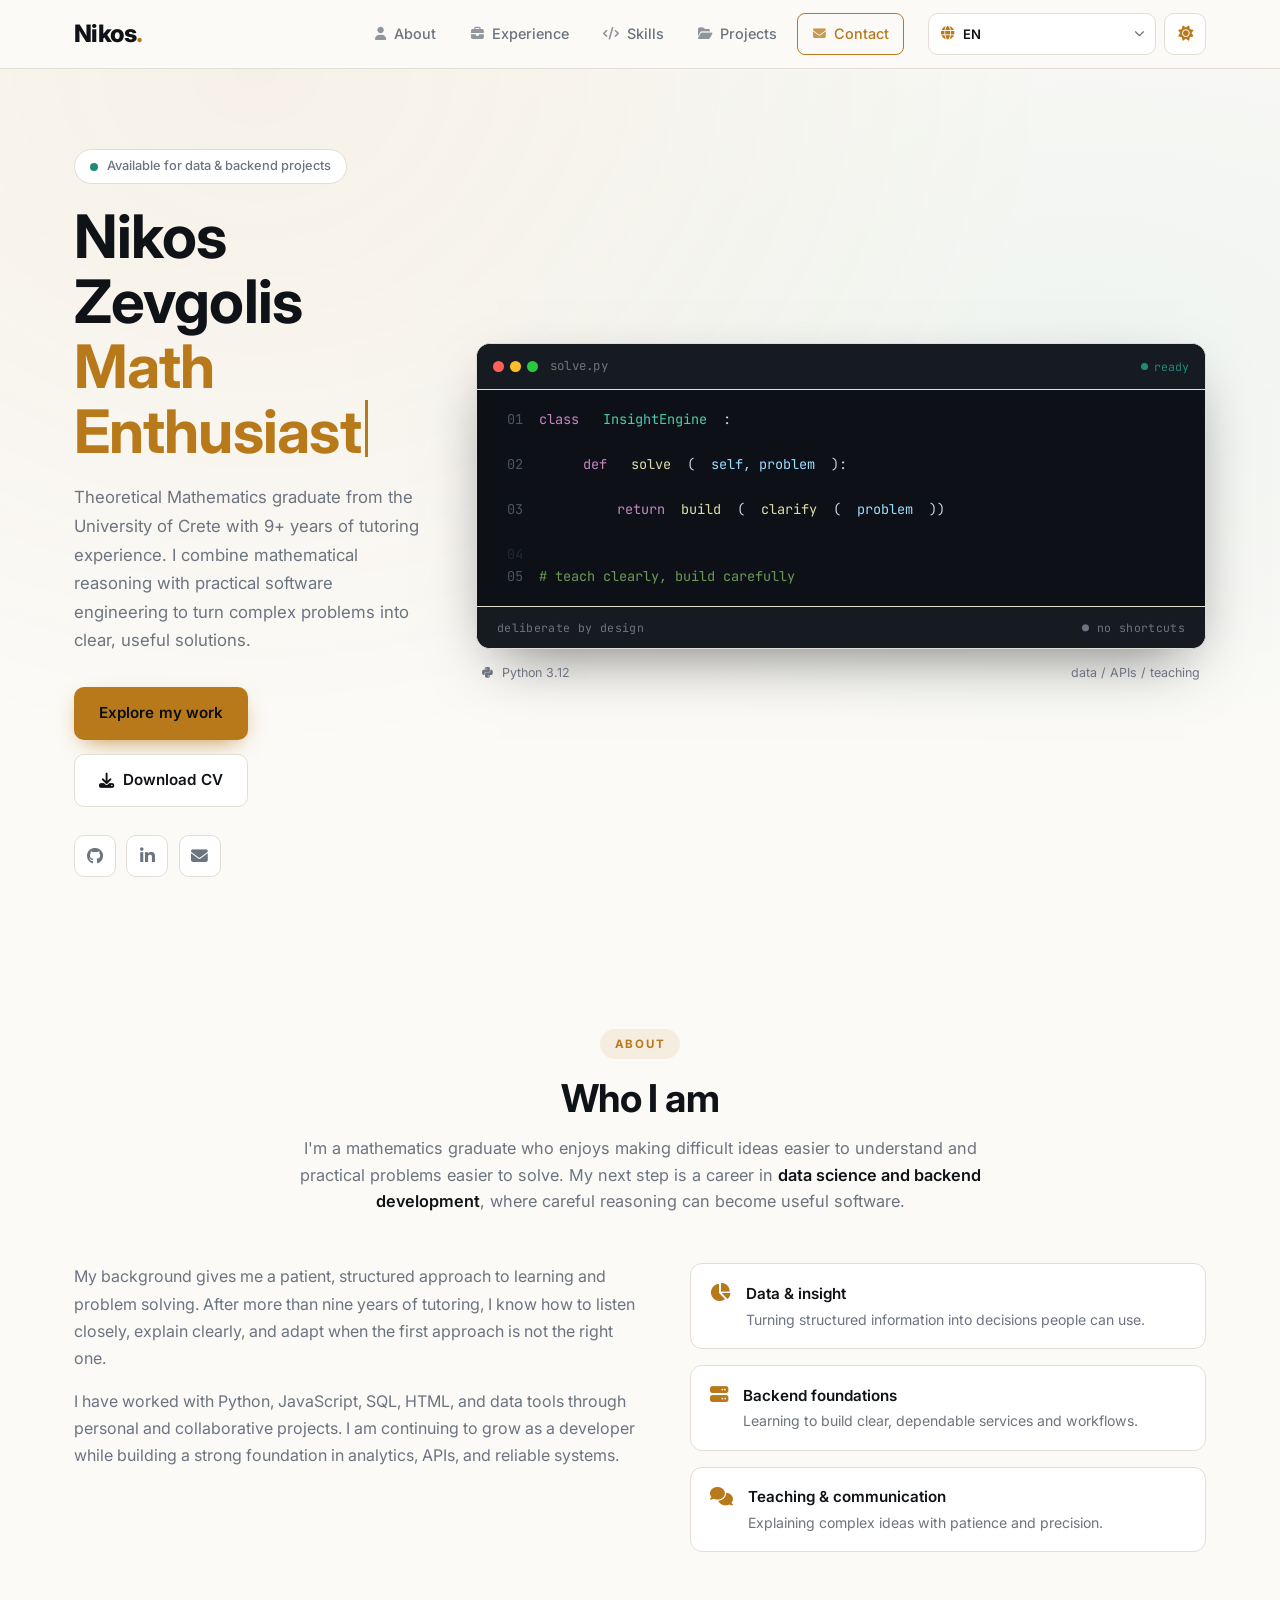
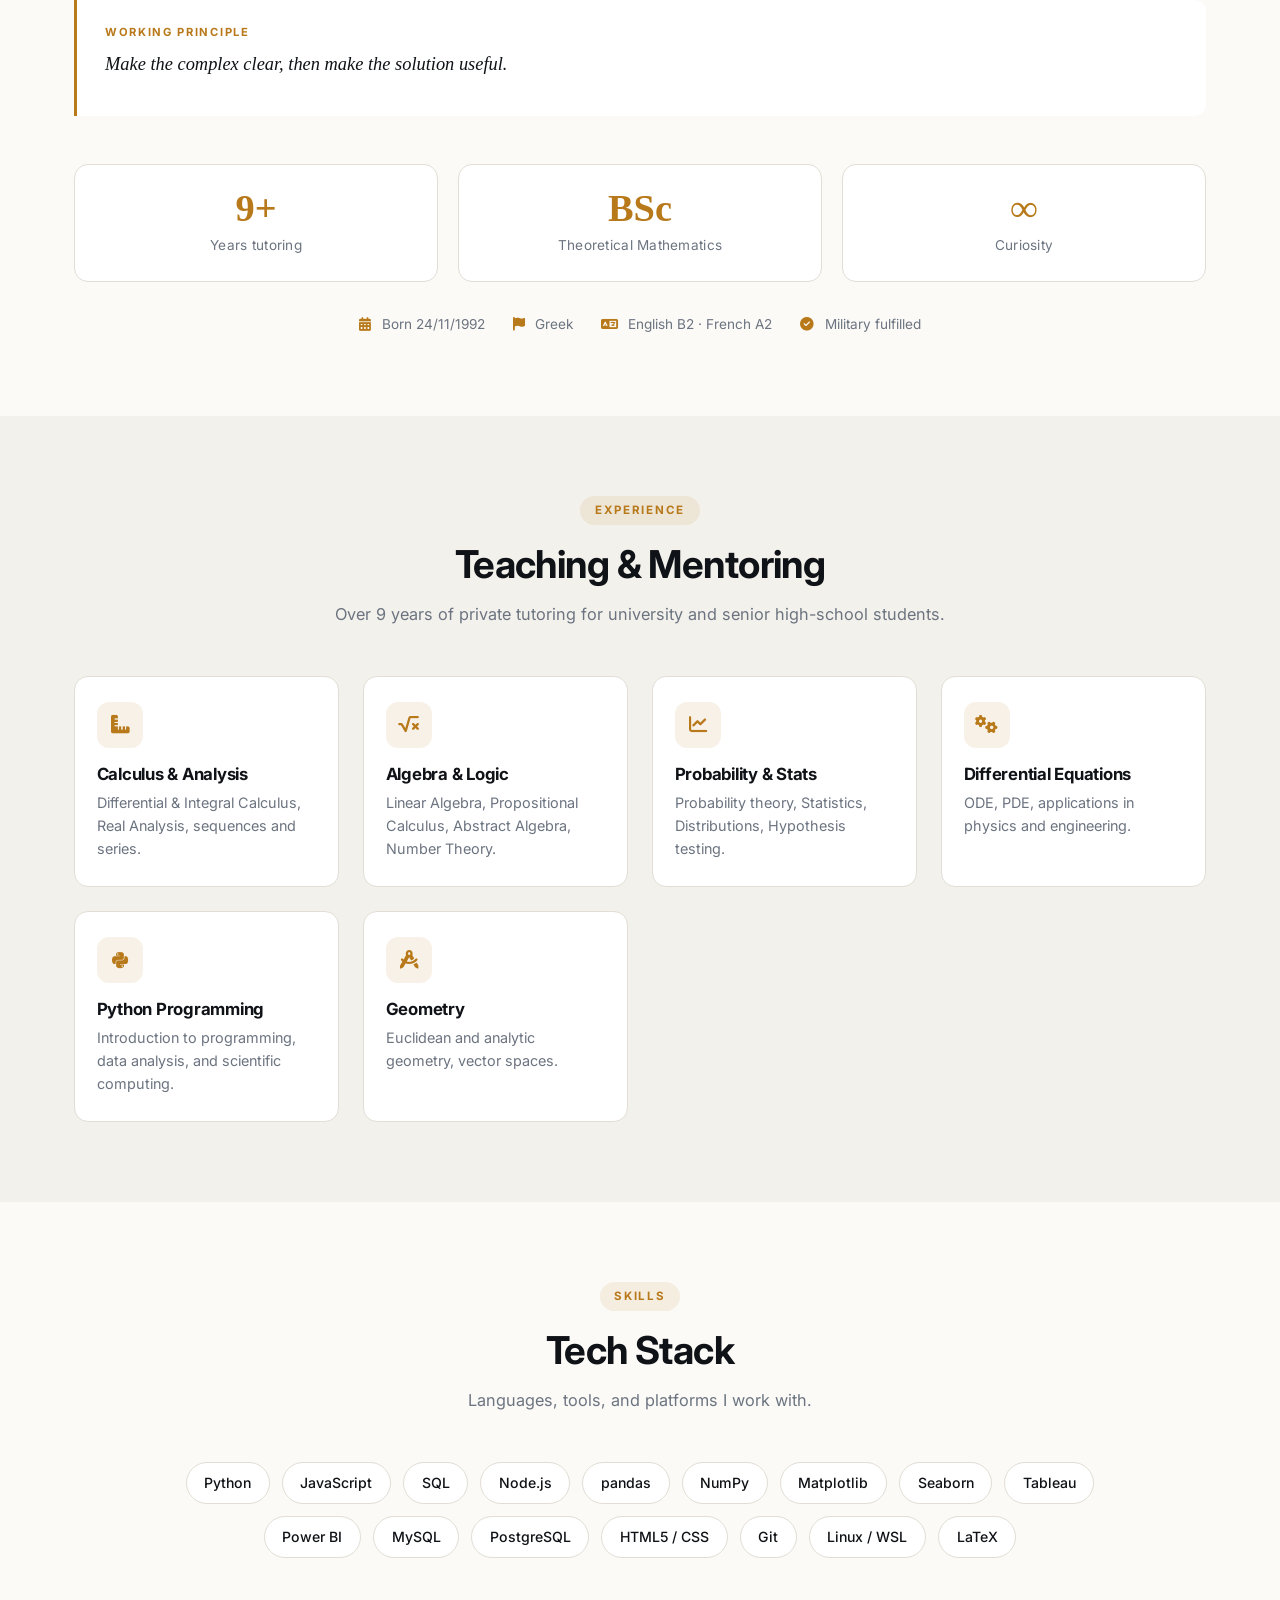
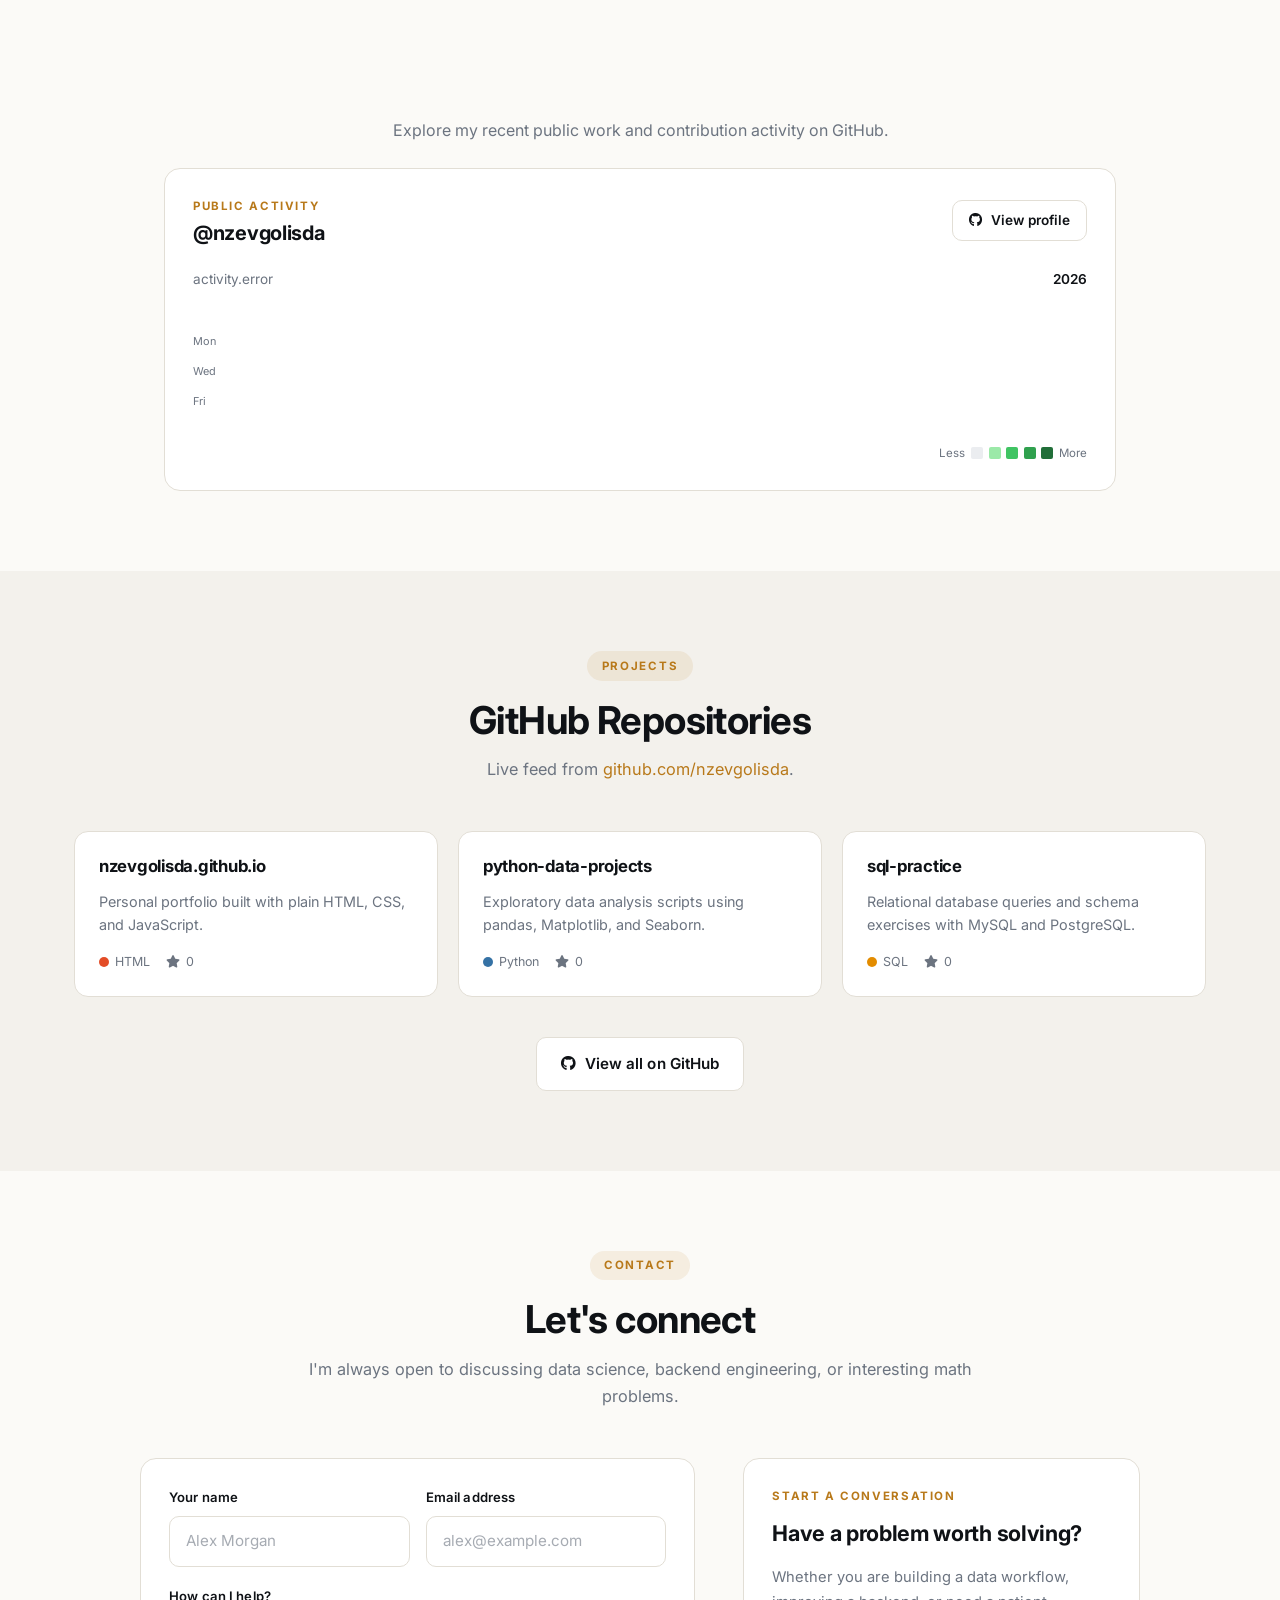
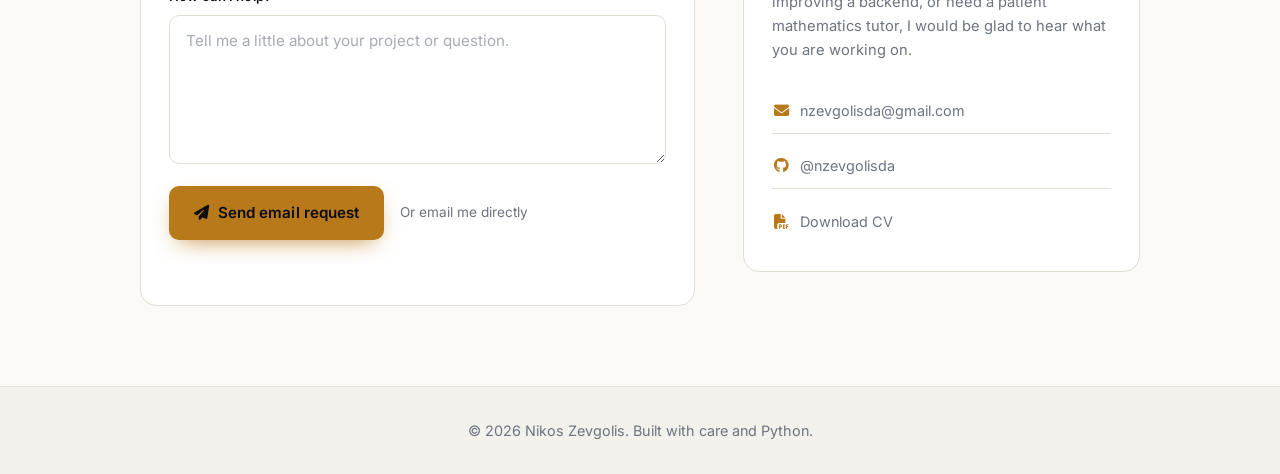
<file: index.html>
<!DOCTYPE html>
<html lang="en" data-theme="dark">
    <head>
        <meta charset="UTF-8" />
        <meta name="viewport" content="width=device-width, initial-scale=1.0" />
        <meta name="color-scheme" content="dark light" />
        <title>Nikos Zevgolis · Data &amp; Backend Developer</title>
        <meta name="description" content="Portfolio of Nikos Zevgolis — Mathematics graduate, aspiring Data Scientist &amp; Backend Developer." />
        <meta name="author" content="Nikos Zevgolis" />
        <meta name="theme-color" content="#0b0d10" />
        <link rel="canonical" href="https://nzevgolisda.github.io/" />

        <!-- Theme bootstrap: prevents a flash of the wrong theme -->
        <script>
            (function () {
                try {
                    var s = localStorage.getItem('nz-theme');
                    var t = s === 'light' || s === 'dark'
                        ? s
                        : (window.matchMedia('(prefers-color-scheme: light)').matches ? 'light' : 'dark');
                    document.documentElement.setAttribute('data-theme', t);
                } catch (e) {}
            })();
        </script>

        <!-- Favicon -->
        <link rel="icon" href="data:image/svg+xml,%3Csvg xmlns='http://www.w3.org/2000/svg' viewBox='0 0 32 32'%3E%3Crect width='32' height='32' rx='7' fill='%230b0d10'/%3E%3Ctext x='16' y='23' font-family='Georgia,serif' font-size='18' font-weight='bold' fill='%23f2b544' text-anchor='middle'%3ENZ%3C/text%3E%3C/svg%3E" />

        <!-- Open Graph / Social Media -->
        <meta property="og:title" content="Nikos Zevgolis · Data &amp; Backend" />
        <meta property="og:description" content="Mathematics graduate focused on data science, backend engineering, and elegant solutions." />
        <meta property="og:type" content="website" />
        <meta property="og:url" content="https://nzevgolisda.github.io/" />
        <meta property="og:locale" content="en_US" />
        <meta property="og:locale:alternate" content="el_GR" />
        <meta name="twitter:card" content="summary" />

        <!-- Fonts & Icons -->
        <link rel="preconnect" href="https://fonts.googleapis.com" />
        <link rel="preconnect" href="https://fonts.gstatic.com" crossorigin />
        <link href="https://fonts.googleapis.com/css2?family=Inter:opsz,wght@14..32,300;14..32,400;14..32,500;14..32,600;14..32,700;14..32,800&family=JetBrains+Mono:wght@400;500&display=swap" rel="stylesheet" />
        <link rel="stylesheet" href="https://cdnjs.cloudflare.com/ajax/libs/font-awesome/6.5.2/css/all.min.css" integrity="sha512-SnH5WK+bZxgPHs44uWIX+LLJAJ9/2PkPKZ5QiAj6Ta86w+fsb2TkcmfRyVX3pBnMFcV7oQPJkl9QevSCWr3W6A==" crossorigin="anonymous" referrerpolicy="no-referrer" />

        <!-- Stylesheets -->
        <link rel="stylesheet" href="css/base.css" />
        <link rel="stylesheet" href="css/layout.css" />
        <link rel="stylesheet" href="css/components.css" />
        <link rel="stylesheet" href="css/theme.css" />
        <link rel="stylesheet" href="css/language.css" />
        <link rel="stylesheet" href="css/translate-fix.css" />
    </head>
    <body>
        <a class="skip-link" href="#main-content" data-i18n="common.skip">Skip to main content</a>

        <!-- Navigation -->
        <header class="header" id="siteHeader">
            <nav class="navbar" id="navbar" aria-label="Main navigation">
                <div class="container navbar__inner">
                    <a href="#hero" class="navbar__logo" aria-label="Nikos Zevgolis — home">Nikos<span>.</span></a>

                    <ul class="navbar__links" id="navLinks">
                        <li><a href="#about"><i class="fas fa-user" aria-hidden="true"></i><span class="nav-link__label" data-i18n="nav.about">About</span></a></li>
                        <li><a href="#experience"><i class="fas fa-briefcase" aria-hidden="true"></i><span class="nav-link__label" data-i18n="nav.experience">Experience</span></a></li>
                        <li><a href="#skills"><i class="fas fa-code" aria-hidden="true"></i><span class="nav-link__label" data-i18n="nav.skills">Skills</span></a></li>
                        <li><a href="#projects"><i class="fas fa-folder-open" aria-hidden="true"></i><span class="nav-link__label" data-i18n="nav.projects">Projects</span></a></li>
                        <li><a href="#contact" class="navbar__cta"><i class="fas fa-envelope" aria-hidden="true"></i><span class="nav-link__label" data-i18n="nav.contact">Contact</span></a></li>
                    </ul>

                    <div class="navbar__actions">
                        <!-- Language selector -->
                        <div class="language-picker">
                            <i class="fas fa-globe language-picker__globe" aria-hidden="true"></i>
                            <label class="sr-only" for="languageSelect" data-i18n="common.selectLanguage">Select language</label>
                            <select id="languageSelect" class="language-picker__select" aria-label="Select language">
                                <option value="en">EN</option>
                                <option value="el">ΕΛ</option>
                            </select>
                            <i class="fas fa-chevron-down language-picker__caret" aria-hidden="true"></i>
                        </div>

                        <button type="button" id="themeToggle" class="theme-toggle" aria-label="Switch theme mode" aria-pressed="false" data-i18n-label="common.toggleTheme">
                            <i class="fas fa-moon" aria-hidden="true"></i>
                        </button>

                        <button type="button" class="navbar__hamburger" id="navToggle" aria-label="Toggle navigation menu" aria-controls="navLinks" aria-expanded="false" data-i18n-label="common.toggleNav">
                            <span></span><span></span><span></span>
                        </button>
                    </div>
                </div>
            </nav>
        </header>

        <!-- Main Content -->
        <main id="main-content">
            <!-- Hero Section -->
            <section id="hero" class="hero">
                <div class="container hero__inner">
                    <div class="hero__content">
                        <div class="hero__badge">
                            <span class="hero__badge-dot" aria-hidden="true"></span>
                            <span data-i18n="hero.availability">Available for data &amp; backend projects</span>
                        </div>

                        <h1 class="hero__title">
                            Nikos Zevgolis<br />
                            <span class="hero__highlight" data-i18n="hero.role">Math Enthusiast</span><span class="hero__caret" aria-hidden="true"></span>
                        </h1>

                        <p class="hero__subtitle" data-i18n="hero.subtitle">
                            Theoretical Mathematics graduate from the University of Crete with 9+ years of tutoring experience.
                            I combine mathematical reasoning with practical software engineering to turn complex problems into clear, useful solutions.
                        </p>

                        <div class="hero__actions">
                            <a href="#projects" class="btn btn--primary" data-i18n="hero.explore">Explore my work</a>
                            <a href="cv.zevgolis-nikolaos.20260826.pdf" download class="btn btn--secondary">
                                <i class="fas fa-download" aria-hidden="true"></i> <span data-i18n="common.downloadCv">Download CV</span>
                            </a>
                        </div>

                        <div class="hero__socials">
                            <a href="https://github.com/nzevgolisda" target="_blank" rel="noopener noreferrer" aria-label="GitHub profile"><i class="fab fa-github" aria-hidden="true"></i></a>
                            <a href="https://www.linkedin.com/in/nikos-zevgolis-a92b63221/" target="_blank" rel="noopener noreferrer" aria-label="LinkedIn profile"><i class="fab fa-linkedin-in" aria-hidden="true"></i></a>
                            <a href="mailto:nzevgolisda@gmail.com?subject=Portfolio%20enquiry" aria-label="Send email"><i class="fas fa-envelope" aria-hidden="true"></i></a>
                        </div>
                    </div>

                    <div class="hero__visual">
                        <div class="code-panel">
                            <div class="code-panel__topbar">
                                <div class="code-panel__traffic" aria-hidden="true">
                                    <span></span><span></span><span></span>
                                </div>
                                <span class="code-panel__filename">solve.py</span>
                                <span class="code-panel__status"><span aria-hidden="true"></span> <span data-i18n="hero.ready">ready</span></span>
                            </div>
                            <div class="code-panel__body">
                                <div class="code-panel__line">
                                    <span class="code-panel__number">01</span>
                                    <span class="code-panel__keyword">class</span><span class="code-panel__class"> InsightEngine</span>:
                                </div>
                                <div class="code-panel__line">
                                    <span class="code-panel__number">02</span>
                                    <span class="code-panel__indent"></span><span class="code-panel__keyword">def</span><span class="code-panel__function"> solve</span>(<span class="code-panel__param">self, problem</span>):
                                </div>
                                <div class="code-panel__line">
                                    <span class="code-panel__number">03</span>
                                    <span class="code-panel__indent"></span><span class="code-panel__indent"></span><span class="code-panel__keyword">return</span> <span class="code-panel__function">build</span>(<span class="code-panel__function">clarify</span>(<span class="code-panel__param">problem</span>))
                                </div>
                                <div class="code-panel__line code-panel__line--muted">
                                    <span class="code-panel__number">04</span>
                                </div>
                                <div class="code-panel__line code-panel__line--accent">
                                    <span class="code-panel__number">05</span>
                                    <span class="code-panel__comment" data-i18n="hero.codeComment"># teach clearly, build carefully</span>
                                </div>
                            </div>
                            <div class="code-panel__footer">
                                <span data-i18n="hero.deliberate">deliberate by design</span>
                                <span data-i18n="hero.noShortcuts">● no shortcuts</span>
                            </div>
                        </div>
                        <div class="code-panel__meta">
                            <span><i class="fab fa-python" aria-hidden="true"></i> Python 3.12</span>
                            <span data-i18n="hero.meta">data / APIs / teaching</span>
                        </div>
                    </div>
                </div>
            </section>

            <!-- About Section -->
            <section id="about" class="section">
                <div class="container">
                    <div class="section__header">
                        <span class="section__tag" data-i18n="about.tag">About</span>
                        <h2 class="section__title" data-i18n="about.title">Who I am</h2>
                        <p class="section__subtitle" data-i18n-html="about.subtitle">
                            I'm a mathematics graduate who enjoys making difficult ideas easier to understand and practical problems easier to solve.
                            My next step is a career in <strong>data science and backend development</strong>, where careful reasoning can become useful software.
                        </p>
                    </div>

                    <div class="about__details">
                        <div class="about__profile">
                            <p data-i18n="about.profileOne">My background gives me a patient, structured approach to learning and problem solving. After more than nine years of tutoring, I know how to listen closely, explain clearly, and adapt when the first approach is not the right one.</p>
                            <p data-i18n="about.profileTwo">I have worked with Python, JavaScript, SQL, HTML, and data tools through personal and collaborative projects. I am continuing to grow as a developer while building a strong foundation in analytics, APIs, and reliable systems.</p>
                        </div>

                        <div class="about__focus">
                            <div class="about__focus-item">
                                <i class="fas fa-chart-pie" aria-hidden="true"></i>
                                <div><strong data-i18n="about.focusDataTitle">Data &amp; insight</strong><span data-i18n="about.focusDataText">Turning structured information into decisions people can use.</span></div>
                            </div>
                            <div class="about__focus-item">
                                <i class="fas fa-server" aria-hidden="true"></i>
                                <div><strong data-i18n="about.focusBackendTitle">Backend foundations</strong><span data-i18n="about.focusBackendText">Learning to build clear, dependable services and workflows.</span></div>
                            </div>
                            <div class="about__focus-item">
                                <i class="fas fa-comments" aria-hidden="true"></i>
                                <div><strong data-i18n="about.focusTeachingTitle">Teaching &amp; communication</strong><span data-i18n="about.focusTeachingText">Explaining complex ideas with patience and precision.</span></div>
                            </div>
                        </div>
                    </div>

                    <div class="about__signature">
                        <span class="about__signature-label" data-i18n="about.principleLabel">Working principle</span>
                        <p data-i18n="about.principle">Make the complex clear, then make the solution useful.</p>
                    </div>

                    <div class="stats-grid">
                        <div class="stat-card fade-in">
                            <div class="stat-card__number">9+</div>
                            <div class="stat-card__label" data-i18n="stats.tutoring">Years tutoring</div>
                        </div>
                        <div class="stat-card fade-in">
                            <div class="stat-card__number">BSc</div>
                            <div class="stat-card__label" data-i18n="stats.degree">Theoretical Mathematics</div>
                        </div>
                        <div class="stat-card fade-in">
                            <div class="stat-card__number">∞</div>
                            <div class="stat-card__label" data-i18n="stats.curiosity">Curiosity</div>
                        </div>
                    </div>

                    <div class="about__meta">
                        <span><i class="fas fa-calendar-alt" aria-hidden="true"></i> <span data-i18n="meta.born">Born 24/11/1992</span></span>
                        <span><i class="fas fa-flag" aria-hidden="true"></i> <span data-i18n="meta.nationality">Greek</span></span>
                        <span><i class="fas fa-language" aria-hidden="true"></i> <span data-i18n="meta.languages">English B2 · French A2</span></span>
                        <span><i class="fas fa-check-circle" aria-hidden="true"></i> <span data-i18n="meta.military">Military fulfilled</span></span>
                    </div>
                </div>
            </section>

            <!-- Experience Section -->
            <section id="experience" class="section section--alt">
                <div class="container">
                    <div class="section__header">
                        <span class="section__tag" data-i18n="experience.tag">Experience</span>
                        <h2 class="section__title" data-i18n="experience.title">Teaching &amp; Mentoring</h2>
                        <p class="section__subtitle" data-i18n="experience.subtitle">Over 9 years of private tutoring for university and senior high-school students.</p>
                    </div>

                    <div class="exp-grid">
                        <div class="exp-card fade-in">
                            <div class="exp-card__icon" aria-hidden="true"><i class="fas fa-ruler-combined"></i></div>
                            <h3 class="exp-card__title" data-i18n="experience.calculusTitle">Calculus &amp; Analysis</h3>
                            <p class="exp-card__desc" data-i18n="experience.calculusText">Differential &amp; Integral Calculus, Real Analysis, sequences and series.</p>
                        </div>
                        <div class="exp-card fade-in">
                            <div class="exp-card__icon" aria-hidden="true"><i class="fas fa-square-root-variable"></i></div>
                            <h3 class="exp-card__title" data-i18n="experience.algebraTitle">Algebra &amp; Logic</h3>
                            <p class="exp-card__desc" data-i18n="experience.algebraText">Linear Algebra, Propositional Calculus, Abstract Algebra, Number Theory.</p>
                        </div>
                        <div class="exp-card fade-in">
                            <div class="exp-card__icon" aria-hidden="true"><i class="fas fa-chart-line"></i></div>
                            <h3 class="exp-card__title" data-i18n="experience.probabilityTitle">Probability &amp; Stats</h3>
                            <p class="exp-card__desc" data-i18n="experience.probabilityText">Probability theory, Statistics, Distributions, Hypothesis testing.</p>
                        </div>
                        <div class="exp-card fade-in">
                            <div class="exp-card__icon" aria-hidden="true"><i class="fas fa-gears"></i></div>
                            <h3 class="exp-card__title" data-i18n="experience.equationsTitle">Differential Equations</h3>
                            <p class="exp-card__desc" data-i18n="experience.equationsText">ODE, PDE, applications in physics and engineering.</p>
                        </div>
                        <div class="exp-card fade-in">
                            <div class="exp-card__icon" aria-hidden="true"><i class="fab fa-python"></i></div>
                            <h3 class="exp-card__title" data-i18n="experience.pythonTitle">Python Programming</h3>
                            <p class="exp-card__desc" data-i18n="experience.pythonText">Introduction to programming, data analysis, and scientific computing.</p>
                        </div>
                        <div class="exp-card fade-in">
                            <div class="exp-card__icon" aria-hidden="true"><i class="fas fa-compass-drafting"></i></div>
                            <h3 class="exp-card__title" data-i18n="experience.geometryTitle">Geometry</h3>
                            <p class="exp-card__desc" data-i18n="experience.geometryText">Euclidean and analytic geometry, vector spaces.</p>
                        </div>
                    </div>
                </div>
            </section>

            <!-- Skills Section -->
            <section id="skills" class="section">
                <div class="container">
                    <div class="section__header">
                        <span class="section__tag" data-i18n="skills.tag">Skills</span>
                        <h2 class="section__title" data-i18n="skills.title">Tech Stack</h2>
                        <p class="section__subtitle" data-i18n="skills.subtitle">Languages, tools, and platforms I work with.</p>
                    </div>

                    <div class="skills-grid">
                        <span class="skill-tag">Python</span>
                        <span class="skill-tag">JavaScript</span>
                        <span class="skill-tag">SQL</span>
                        <span class="skill-tag">Node.js</span>
                        <span class="skill-tag">pandas</span>
                        <span class="skill-tag">NumPy</span>
                        <span class="skill-tag">Matplotlib</span>
                        <span class="skill-tag">Seaborn</span>
                        <span class="skill-tag">Tableau</span>
                        <span class="skill-tag">Power BI</span>
                        <span class="skill-tag">MySQL</span>
                        <span class="skill-tag">PostgreSQL</span>
                        <span class="skill-tag">HTML5 / CSS</span>
                        <span class="skill-tag">Git</span>
                        <span class="skill-tag">Linux / WSL</span>
                        <span class="skill-tag">LaTeX</span>
                    </div>
                </div>
            </section>

            <!-- GitHub Activity Section -->
            <section id="activity" class="section activity-section">
                <div class="container">
                    <div class="section__header section__header--compact">
                        <p class="activity-intro" data-i18n="activity.intro">Explore my recent public work and contribution activity on GitHub.</p>
                    </div>

                    <div class="activity-card">
                        <div class="activity-card__header">
                            <div class="activity-card__meta">
                                <p class="activity-card__label" data-i18n="activity.label">Public activity</p>
                                <h3>@nzevgolisda</h3>
                            </div>
                            <a href="https://github.com/nzevgolisda" target="_blank" rel="noopener noreferrer" class="btn btn--secondary btn--small">
                                <i class="fab fa-github" aria-hidden="true"></i> <span data-i18n="activity.viewProfile">View profile</span>
                            </a>
                        </div>

                        <div class="activity-calendar">
                            <div class="contribution-graph" aria-label="GitHub contribution graph for nzevgolisda">
                                <div class="contribution-graph__header">
                                    <span id="contributionTotal" data-i18n="activity.loading">Loading contributions…</span>
                                    <span class="contribution-graph__year" id="contributionYear"></span>
                                </div>
                                <div class="contribution-graph__body">
                                    <div class="contribution-graph__days" aria-hidden="true">
                                        <span data-i18n="activity.mon">Mon</span>
                                        <span data-i18n="activity.wed">Wed</span>
                                        <span data-i18n="activity.fri">Fri</span>
                                    </div>
                                    <div class="contribution-graph__scroll">
                                        <div class="contribution-graph__months" id="contributionMonths" aria-hidden="true"></div>
                                        <div class="contribution-graph__grid" id="contributionGrid" aria-busy="true"></div>
                                    </div>
                                </div>
                                <div class="contribution-graph__legend">
                                    <span data-i18n="activity.less">Less</span>
                                    <span class="contrib-level level-0"></span>
                                    <span class="contrib-level level-1"></span>
                                    <span class="contrib-level level-2"></span>
                                    <span class="contrib-level level-3"></span>
                                    <span class="contrib-level level-4"></span>
                                    <span data-i18n="activity.more">More</span>
                                </div>
                            </div>
                        </div>
                    </div>
                </div>
            </section>

            <!-- Projects Section -->
            <section id="projects" class="section section--alt">
                <div class="container">
                    <div class="section__header">
                        <span class="section__tag" data-i18n="projects.tag">Projects</span>
                        <h2 class="section__title" data-i18n="projects.title">GitHub Repositories</h2>
                        <p class="section__subtitle">
                            <span data-i18n="projects.subtitle">Live feed from</span>
                            <a href="https://github.com/nzevgolisda" target="_blank" rel="noopener noreferrer">github.com/nzevgolisda</a>.
                        </p>
                    </div>

                    <div id="repoGrid" class="projects-grid" aria-live="polite" aria-busy="true">
                        <div class="loading" data-i18n="projects.loading">Loading repositories…</div>
                    </div>

                    <div class="projects__footer">
                        <a href="https://github.com/nzevgolisda?tab=repositories" target="_blank" rel="noopener noreferrer" class="btn btn--secondary">
                            <i class="fab fa-github" aria-hidden="true"></i> <span data-i18n="projects.viewAll">View all on GitHub</span>
                        </a>
                    </div>
                </div>
            </section>

            <!-- Contact Section -->
            <section id="contact" class="section">
                <div class="container">
                    <div class="section__header">
                        <span class="section__tag" data-i18n="contact.tag">Contact</span>
                        <h2 class="section__title" data-i18n="contact.title">Let's connect</h2>
                        <p class="section__subtitle" data-i18n="contact.subtitle">I'm always open to discussing data science, backend engineering, or interesting math problems.</p>
                    </div>

                    <div class="contact__wrapper">
                        <form id="contactForm" class="contact__form" action="https://formspree.io/f/xqakjvro" method="POST" novalidate>
                            <div class="contact__form-group">
                                <div class="contact__field">
                                    <label for="contact-name" data-i18n="contact.name">Your name</label>
                                    <input type="text" id="contact-name" name="name" autocomplete="name" placeholder="Alex Morgan" required />
                                </div>
                                <div class="contact__field">
                                    <label for="contact-email" data-i18n="contact.email">Email address</label>
                                    <input type="email" id="contact-email" name="email" autocomplete="email" placeholder="alex@example.com" required />
                                </div>
                            </div>

                            <div class="contact__field">
                                <label for="contact-message" data-i18n="contact.messageLabel">How can I help?</label>
                                <textarea id="contact-message" name="message" data-i18n-placeholder="contact.messagePlaceholder" placeholder="Tell me a little about your project or question." rows="5" required></textarea>
                            </div>

                            <!-- Honeypot: hidden from humans, tempting to bots -->
                            <input type="text" name="_gotcha" tabindex="-1" autocomplete="off" aria-hidden="true" class="contact__honeypot" />
                            <input type="hidden" name="subject" value="New portfolio enquiry" />

                            <div class="contact__form-actions">
                                <button type="submit" class="btn btn--primary contact__submit">
                                    <i class="fas fa-paper-plane" aria-hidden="true"></i> <span data-i18n="contact.send">Send email request</span>
                                </button>
                                <a class="contact__email-link" href="mailto:nzevgolisda@gmail.com?subject=Portfolio%20enquiry" data-i18n="contact.directEmail">Or email me directly</a>
                            </div>

                            <div id="formStatus" class="form-status" role="status" aria-live="polite"></div>
                            <div id="formSuccess" class="form-success" role="status" aria-live="polite">
                                <i class="fas fa-check-circle" aria-hidden="true"></i> <span data-i18n="contact.success">Thanks! Your message was sent.</span>
                            </div>
                        </form>

                        <div class="contact__info">
                            <p class="contact__eyebrow" data-i18n="contact.eyebrow">Start a conversation</p>
                            <h3 data-i18n="contact.problem">Have a problem worth solving?</h3>
                            <p class="contact__copy" data-i18n="contact.copy">Whether you are building a data workflow, improving a backend, or need a patient mathematics tutor, I would be glad to hear what you are working on.</p>
                            <a href="mailto:nzevgolisda@gmail.com?subject=Portfolio%20enquiry"><i class="fas fa-envelope" aria-hidden="true"></i> nzevgolisda@gmail.com</a>
                            <a href="https://github.com/nzevgolisda" target="_blank" rel="noopener noreferrer"><i class="fab fa-github" aria-hidden="true"></i> @nzevgolisda</a>
                            <a href="cv.zevgolis-nikolaos.20260826.pdf" download><i class="fas fa-file-pdf" aria-hidden="true"></i> <span data-i18n="common.downloadCv">Download CV</span></a>
                        </div>
                    </div>
                </div>
            </section>
        </main>

        <!-- Footer -->
        <footer class="footer">
            <div class="container footer__inner">
                <p data-i18n="footer">&copy; 2026 Nikos Zevgolis. Built with care and Python.</p>
            </div>
        </footer>

        <!-- Scroll To Top Button -->
        <button id="scrollTop" class="scroll-top" aria-label="Scroll to top of page" data-i18n-label="common.scrollTop">
            <i class="fas fa-arrow-up" aria-hidden="true"></i>
        </button>

        <!-- Hidden anchor for the Google Translate widget -->
        <div id="google_translate_element" aria-hidden="true"></div>

        <!-- Core Scripts -->
        <script src="js/main.bundle.js"></script>
        <script src="js/services.bundle.js"></script>

        <!-- Google Translate API -->
        <script src="https://translate.google.com/translate_a/element.js?cb=googleTranslateElementInit"></script>
    </body>
</html>
</file>
<file: css/base.css>
*,
*::before,
*::after {
    box-sizing: border-box;
}

html {
    -webkit-text-size-adjust: 100%;
    text-size-adjust: 100%;
    scroll-behavior: smooth;
    scroll-padding-top: 6rem;
}

body {
    margin: 0;
    min-height: 100vh;
    font-family: 'Inter', system-ui, -apple-system, 'Segoe UI', Roboto, sans-serif;
    font-size: 1rem;
    line-height: 1.6;
    background: var(--bg);
    color: var(--text);
    -webkit-font-smoothing: antialiased;
    -moz-osx-font-smoothing: grayscale;
    overflow-x: hidden;
}

img,
picture,
svg,
video {
    display: block;
    max-width: 100%;
    height: auto;
}

button,
input,
select,
textarea {
    font: inherit;
    color: inherit;
}

button {
    background: none;
    border: 0;
    cursor: pointer;
}

a {
    color: var(--accent);
    text-decoration: none;
    transition: color 0.2s ease, opacity 0.2s ease;
}

a:hover,
a:focus-visible {
    color: var(--accent-strong);
}

ul {
    list-style: none;
    margin: 0;
    padding: 0;
}

h1,
h2,
h3,
h4 {
    margin: 0 0 0.75rem;
    font-weight: 700;
    line-height: 1.2;
    letter-spacing: -0.015em;
    color: var(--heading);
}

p {
    margin: 0 0 1rem;
}

p:last-child {
    margin-bottom: 0;
}

strong {
    color: var(--heading);
    font-weight: 600;
}

/* Focus ring — kept narrow so it doesn't reshape components */
:focus-visible {
    outline: 2px solid var(--accent);
    outline-offset: 3px;
}

/* Skip link */
.skip-link {
    position: absolute;
    top: -100px;
    left: 1rem;
    z-index: 200;
    padding: 0.75rem 1.25rem;
    background: var(--accent);
    color: #0b0d10;
    font-weight: 600;
    border-radius: 0 0 8px 8px;
    transition: top 0.2s ease;
}

.skip-link:focus {
    top: 0;
    color: #0b0d10;
}

/* Screen reader only */
.sr-only {
    position: absolute;
    width: 1px;
    height: 1px;
    padding: 0;
    margin: -1px;
    overflow: hidden;
    clip: rect(0, 0, 0, 0);
    white-space: nowrap;
    border: 0;
}

/* Container */
.container {
    width: 100%;
    max-width: 1180px;
    margin: 0 auto;
    padding: 0 1.5rem;
}

@media (max-width: 640px) {
    .container {
        padding: 0 1.125rem;
    }
}

/* Selection */
::selection {
    background: var(--accent);
    color: #0b0d10;
}

/* Reduced motion */
@media (prefers-reduced-motion: reduce) {
    *,
    *::before,
    *::after {
        animation-duration: 0.01ms !important;
        animation-iteration-count: 1 !important;
        transition-duration: 0.01ms !important;
        scroll-behavior: auto !important;
    }
}
</file>
<file: css/layout.css>
.header {
    position: sticky;
    top: 0;
    z-index: 100;
    transition: transform 0.35s cubic-bezier(0.4, 0, 0.2, 1), background 0.25s ease,
        box-shadow 0.25s ease;
}

.header--hidden {
    transform: translateY(-100%);
}

.navbar {
    background: var(--nav-bg);
    backdrop-filter: blur(14px);
    -webkit-backdrop-filter: blur(14px);
    border-bottom: 1px solid var(--border);
}

.navbar__inner {
    display: flex;
    align-items: center;
    justify-content: space-between;
    gap: 1rem;
    height: 68px;
}

.navbar__logo {
    font-size: 1.5rem;
    font-weight: 800;
    color: var(--heading);
    letter-spacing: -0.03em;
}

.navbar__logo span {
    color: var(--accent);
}

.navbar__links {
    display: flex;
    align-items: center;
    gap: 0.35rem;
    margin-left: auto;
}

.navbar__links a {
    display: inline-flex;
    align-items: center;
    gap: 0.5rem;
    padding: 0.55rem 0.9rem;
    font-size: 0.9rem;
    font-weight: 500;
    color: var(--text-muted);
    border-radius: 8px;
    transition: color 0.2s ease, background 0.2s ease;
}

.navbar__links a i {
    font-size: 0.8rem;
    opacity: 0.75;
}

.navbar__links a:hover,
.navbar__links a:focus-visible,
.navbar__links a.is-active {
    color: var(--heading);
    background: var(--surface-2);
}

.navbar__links .navbar__cta {
    color: var(--accent);
    border: 1px solid var(--accent);
}

.navbar__links .navbar__cta:hover,
.navbar__links .navbar__cta:focus-visible {
    background: var(--accent);
    color: #0b0d10;
}

.navbar__actions {
    display: flex;
    align-items: center;
    gap: 0.5rem;
    margin-left: 0.5rem;
}

/* Hamburger */
.navbar__hamburger {
    display: none;
    flex-direction: column;
    justify-content: center;
    gap: 5px;
    width: 42px;
    height: 42px;
    padding: 0 10px;
    border-radius: 8px;
    border: 1px solid var(--border);
    background: var(--surface);
}

.navbar__hamburger span {
    display: block;
    width: 100%;
    height: 2px;
    background: var(--heading);
    border-radius: 2px;
    transition: transform 0.3s ease, opacity 0.3s ease;
}

.navbar__hamburger[aria-expanded='true'] span:nth-child(1) {
    transform: translateY(7px) rotate(45deg);
}
.navbar__hamburger[aria-expanded='true'] span:nth-child(2) {
    opacity: 0;
}
.navbar__hamburger[aria-expanded='true'] span:nth-child(3) {
    transform: translateY(-7px) rotate(-45deg);
}

/* -------- Hero -------- */
.hero {
    position: relative;
    padding: 5rem 0 4.5rem;
    overflow: hidden;
}

.hero::before {
    content: '';
    position: absolute;
    inset: 0;
    background: radial-gradient(
            ellipse at 20% 0%,
            var(--glow-1) 0%,
            transparent 55%
        ),
        radial-gradient(ellipse at 85% 30%, var(--glow-2) 0%, transparent 50%);
    pointer-events: none;
    z-index: 0;
}

.hero__inner {
    position: relative;
    z-index: 1;
    display: grid;
    grid-template-columns: 1.15fr 1fr;
    gap: 3.5rem;
    align-items: center;
}

.hero__content {
    max-width: 42rem;
}

/* -------- Sections -------- */
.section {
    padding: 5rem 0;
    position: relative;
}

.section--alt {
    background: var(--bg-alt);
}

.section__header {
    max-width: 46rem;
    margin: 0 auto 3rem;
    text-align: center;
}

.section__header--compact {
    margin-bottom: 1.5rem;
}

/* -------- About layout -------- */
.about__details {
    display: grid;
    grid-template-columns: 1.1fr 1fr;
    gap: 3rem;
    align-items: start;
    margin-bottom: 3rem;
}

.about__focus {
    display: grid;
    gap: 1rem;
}

/* -------- Stats grid -------- */
.stats-grid {
    display: grid;
    grid-template-columns: repeat(3, 1fr);
    gap: 1.25rem;
    margin: 3rem 0 2rem;
}

/* -------- Experience grid -------- */
.exp-grid {
    display: grid;
    grid-template-columns: repeat(auto-fit, minmax(260px, 1fr));
    gap: 1.5rem;
}

/* -------- Skills grid -------- */
.skills-grid {
    display: flex;
    flex-wrap: wrap;
    gap: 0.75rem;
    justify-content: center;
    max-width: 62rem;
    margin: 0 auto;
}

/* -------- Activity -------- */
.activity-section .container {
    max-width: 1000px;
}

.activity-intro {
    color: var(--text-muted);
    font-size: 1rem;
}

/* -------- Projects -------- */
.projects-grid {
    display: grid;
    grid-template-columns: repeat(auto-fit, minmax(290px, 1fr));
    gap: 1.25rem;
}

.projects__footer {
    display: flex;
    justify-content: center;
    margin-top: 2.5rem;
}

/* -------- Contact -------- */
.contact__wrapper {
    display: grid;
    grid-template-columns: 1.4fr 1fr;
    gap: 3rem;
    align-items: start;
    max-width: 1000px;
    margin: 0 auto;
}

.contact__form-group {
    display: grid;
    grid-template-columns: 1fr 1fr;
    gap: 1rem;
}

/* -------- Footer -------- */
.footer {
    padding: 2rem 0;
    background: var(--bg-alt);
    border-top: 1px solid var(--border);
}

.footer__inner {
    text-align: center;
}

.footer p {
    margin: 0;
    color: var(--text-muted);
    font-size: 0.9rem;
}

/* -------- Responsive -------- */
@media (max-width: 960px) {
    .hero__inner {
        grid-template-columns: 1fr;
        gap: 3rem;
    }

    .hero__visual {
        max-width: 32rem;
        margin: 0 auto;
        width: 100%;
    }

    .about__details,
    .contact__wrapper {
        grid-template-columns: 1fr;
        gap: 2.25rem;
    }

    .section {
        padding: 4rem 0;
    }

    .hero {
        padding: 3.5rem 0 3rem;
    }
}

@media (max-width: 760px) {
    .navbar__hamburger {
        display: flex;
    }

    .navbar__links {
        position: absolute;
        top: 68px;
        left: 0;
        right: 0;
        flex-direction: column;
        align-items: stretch;
        gap: 0.25rem;
        padding: 1rem 1.25rem 1.25rem;
        background: var(--nav-bg);
        backdrop-filter: blur(14px);
        -webkit-backdrop-filter: blur(14px);
        border-bottom: 1px solid var(--border);
        max-height: 0;
        overflow: hidden;
        opacity: 0;
        visibility: hidden;
        transition: max-height 0.35s ease, opacity 0.25s ease, visibility 0.25s;
    }

    .navbar__links.is-open {
        max-height: 24rem;
        opacity: 1;
        visibility: visible;
    }

    .navbar__links a {
        padding: 0.85rem 1rem;
        font-size: 0.95rem;
    }

    .navbar__links a i {
        font-size: 0.95rem;
        width: 1.2rem;
        text-align: center;
        opacity: 1;
    }

    .navbar__links .navbar__cta {
        margin-top: 0.25rem;
        justify-content: center;
    }

    .stats-grid {
        grid-template-columns: 1fr;
    }

    .contact__form-group {
        grid-template-columns: 1fr;
    }
}

@media (max-width: 480px) {
    .navbar__inner {
        height: 62px;
    }

    .navbar__links {
        top: 62px;
    }

    .navbar__logo {
        font-size: 1.3rem;
    }

    .section {
        padding: 3.25rem 0;
    }

    .section__header {
        margin-bottom: 2rem;
    }
}
</file>
<file: css/components.css>
/* -------- Buttons -------- */
.btn {
    display: inline-flex;
    align-items: center;
    justify-content: center;
    gap: 0.55rem;
    padding: 0.85rem 1.5rem;
    font-size: 0.95rem;
    font-weight: 600;
    letter-spacing: 0.005em;
    border-radius: 10px;
    border: 1px solid transparent;
    cursor: pointer;
    transition: transform 0.15s ease, background 0.2s ease, color 0.2s ease,
        box-shadow 0.2s ease, border-color 0.2s ease;
    white-space: nowrap;
}

.btn:active {
    transform: translateY(1px);
}

.btn--primary {
    background: var(--accent);
    color: #0b0d10;
    box-shadow: 0 8px 24px -10px var(--accent);
}

.btn--primary:hover,
.btn--primary:focus-visible {
    background: var(--accent-strong);
    color: #0b0d10;
}

.btn--secondary {
    background: var(--surface);
    color: var(--heading);
    border-color: var(--border);
}

.btn--secondary:hover,
.btn--secondary:focus-visible {
    background: var(--surface-2);
    border-color: var(--accent);
    color: var(--heading);
}

.btn--small {
    padding: 0.55rem 1rem;
    font-size: 0.85rem;
}

/* -------- Section tags & titles -------- */
.section__tag {
    display: inline-block;
    padding: 0.35rem 0.9rem;
    margin-bottom: 1rem;
    font-size: 0.72rem;
    font-weight: 700;
    letter-spacing: 0.15em;
    text-transform: uppercase;
    color: var(--accent);
    background: var(--accent-soft);
    border-radius: 999px;
}

.section__title {
    font-size: clamp(1.75rem, 3.5vw, 2.4rem);
    margin-bottom: 0.85rem;
}

.section__subtitle {
    color: var(--text-muted);
    font-size: 1.02rem;
    line-height: 1.65;
    margin: 0;
}

/* -------- Hero content -------- */
.hero__badge {
    display: inline-flex;
    align-items: center;
    gap: 0.55rem;
    padding: 0.4rem 0.95rem;
    font-size: 0.8rem;
    font-weight: 500;
    color: var(--text-muted);
    background: var(--surface);
    border: 1px solid var(--border);
    border-radius: 999px;
    margin-bottom: 1.25rem;
}

.hero__badge-dot {
    width: 8px;
    height: 8px;
    border-radius: 50%;
    background: var(--accent-teal);
    box-shadow: 0 0 0 0 var(--accent-teal);
    animation: pulse 2.4s infinite;
}

@keyframes pulse {
    0% {
        box-shadow: 0 0 0 0 rgba(126, 214, 197, 0.55);
    }
    70% {
        box-shadow: 0 0 0 10px rgba(126, 214, 197, 0);
    }
    100% {
        box-shadow: 0 0 0 0 rgba(126, 214, 197, 0);
    }
}

.hero__title {
    font-size: clamp(2.25rem, 5.5vw, 3.75rem);
    line-height: 1.08;
    margin-bottom: 1.25rem;
}

.hero__highlight {
    color: var(--accent);
}

.hero__caret {
    display: inline-block;
    width: 3px;
    height: 0.95em;
    background: var(--accent);
    margin-left: 4px;
    vertical-align: -0.08em;
    animation: blink 1s steps(1) infinite;
}

@keyframes blink {
    50% {
        opacity: 0;
    }
}

.hero__subtitle {
    font-size: 1.05rem;
    color: var(--text-muted);
    line-height: 1.7;
    max-width: 38rem;
    margin-bottom: 2rem;
}

.hero__actions {
    display: flex;
    flex-wrap: wrap;
    gap: 0.85rem;
    margin-bottom: 1.75rem;
}

.hero__socials {
    display: flex;
    gap: 0.65rem;
}

.hero__socials a {
    display: inline-flex;
    align-items: center;
    justify-content: center;
    width: 42px;
    height: 42px;
    font-size: 1.05rem;
    color: var(--text-muted);
    background: var(--surface);
    border: 1px solid var(--border);
    border-radius: 10px;
    transition: color 0.2s ease, border-color 0.2s ease, transform 0.15s ease,
        background 0.2s ease;
}

.hero__socials a:hover,
.hero__socials a:focus-visible {
    color: var(--accent);
    border-color: var(--accent);
    transform: translateY(-2px);
}

/* -------- Code panel -------- */
.code-panel {
    background: var(--code-bg);
    border: 1px solid var(--border);
    border-radius: 14px;
    overflow: hidden;
    box-shadow: 0 24px 60px -22px rgba(0, 0, 0, 0.55);
    font-family: 'JetBrains Mono', 'SF Mono', Consolas, monospace;
    font-size: 0.85rem;
    line-height: 1.65;
}

.code-panel__topbar {
    display: flex;
    align-items: center;
    gap: 0.75rem;
    padding: 0.75rem 1rem;
    background: var(--code-topbar);
    border-bottom: 1px solid var(--border);
}

.code-panel__traffic {
    display: flex;
    gap: 6px;
}

.code-panel__traffic span {
    width: 11px;
    height: 11px;
    border-radius: 50%;
    background: #444;
}

.code-panel__traffic span:nth-child(1) {
    background: #ff5f57;
}
.code-panel__traffic span:nth-child(2) {
    background: #febc2e;
}
.code-panel__traffic span:nth-child(3) {
    background: #28c840;
}

.code-panel__filename {
    color: var(--text-muted);
    font-size: 0.78rem;
    letter-spacing: 0.02em;
}

.code-panel__status {
    margin-left: auto;
    display: inline-flex;
    align-items: center;
    gap: 0.4rem;
    color: var(--accent-teal);
    font-size: 0.72rem;
}

.code-panel__status span:first-child {
    width: 7px;
    height: 7px;
    border-radius: 50%;
    background: var(--accent-teal);
}

.code-panel__body {
    padding: 1.15rem 1.25rem;
    overflow-x: auto;
}

.code-panel__line {
    display: flex;
    gap: 1rem;
    white-space: pre;
    color: var(--code-text);
}

.code-panel__line--muted {
    opacity: 0.35;
}

.code-panel__number {
    flex: 0 0 1.6rem;
    text-align: right;
    color: var(--code-number);
    user-select: none;
}

.code-panel__indent {
    display: inline-block;
    width: 1.75rem;
}

.code-panel__keyword {
    color: #c586c0;
}
.code-panel__class {
    color: #4ec9b0;
}
.code-panel__function {
    color: #dcdcaa;
}
.code-panel__param {
    color: #9cdcfe;
}
.code-panel__comment {
    color: #6a9955;
}
.code-panel__line--accent .code-panel__comment {
    color: #6a9955;
}

.code-panel__footer {
    display: flex;
    justify-content: space-between;
    padding: 0.7rem 1.25rem;
    background: var(--code-topbar);
    border-top: 1px solid var(--border);
    font-size: 0.72rem;
    color: var(--text-muted);
    letter-spacing: 0.03em;
}

.code-panel__meta {
    display: flex;
    justify-content: space-between;
    gap: 1rem;
    padding: 0.85rem 0.35rem 0;
    font-size: 0.78rem;
    color: var(--text-muted);
}

.code-panel__meta i {
    margin-right: 0.35rem;
}

/* -------- About -------- */
.about__profile p {
    color: var(--text-muted);
    line-height: 1.7;
}

.about__focus-item {
    display: flex;
    gap: 0.95rem;
    padding: 1.1rem 1.2rem;
    background: var(--surface);
    border: 1px solid var(--border);
    border-radius: 12px;
    transition: border-color 0.2s ease, transform 0.15s ease;
}

.about__focus-item:hover {
    border-color: var(--accent);
    transform: translateY(-2px);
}

.about__focus-item i {
    flex: 0 0 auto;
    font-size: 1.15rem;
    color: var(--accent);
    margin-top: 0.15rem;
}

.about__focus-item strong {
    display: block;
    color: var(--heading);
    font-size: 0.95rem;
    margin-bottom: 0.15rem;
}

.about__focus-item span {
    display: block;
    font-size: 0.88rem;
    color: var(--text-muted);
    line-height: 1.55;
}

.about__signature {
    position: relative;
    padding: 1.5rem 1.75rem;
    border-left: 3px solid var(--accent);
    background: var(--surface);
    border-radius: 0 12px 12px 0;
    margin-bottom: 0.5rem;
}

.about__signature-label {
    display: block;
    font-size: 0.7rem;
    font-weight: 700;
    letter-spacing: 0.15em;
    text-transform: uppercase;
    color: var(--accent);
    margin-bottom: 0.5rem;
}

.about__signature p {
    font-size: 1.15rem;
    font-style: italic;
    color: var(--heading);
    margin-bottom: 0.75rem;
    font-family: Georgia, 'Times New Roman', serif;
}

.about__signature-mark {
    font-size: 0.78rem;
    color: var(--text-muted);
    letter-spacing: 0.08em;
}

/* -------- Stats -------- */
.stat-card {
    padding: 1.5rem 1.25rem;
    text-align: center;
    background: var(--surface);
    border: 1px solid var(--border);
    border-radius: 14px;
    transition: border-color 0.25s ease, transform 0.2s ease;
}

.stat-card:hover {
    border-color: var(--accent);
    transform: translateY(-3px);
}

.stat-card__number {
    font-size: 2.4rem;
    font-weight: 800;
    color: var(--accent);
    line-height: 1;
    margin-bottom: 0.5rem;
    font-family: Georgia, serif;
}

.stat-card__label {
    font-size: 0.85rem;
    color: var(--text-muted);
    letter-spacing: 0.02em;
}

/* -------- About meta -------- */
.about__meta {
    display: flex;
    flex-wrap: wrap;
    gap: 1rem 1.75rem;
    justify-content: center;
    font-size: 0.85rem;
    color: var(--text-muted);
    margin-top: 1rem;
}

.about__meta i {
    color: var(--accent);
    margin-right: 0.4rem;
}

/* -------- Experience cards -------- */
.exp-card {
    padding: 1.6rem 1.35rem;
    background: var(--surface);
    border: 1px solid var(--border);
    border-radius: 14px;
    transition: border-color 0.25s ease, transform 0.2s ease,
        box-shadow 0.25s ease;
}

.exp-card:hover {
    border-color: var(--accent);
    transform: translateY(-4px);
    box-shadow: 0 20px 40px -28px var(--accent);
}

.exp-card__icon {
    display: inline-flex;
    align-items: center;
    justify-content: center;
    width: 46px;
    height: 46px;
    font-size: 1.15rem;
    color: var(--accent);
    background: var(--accent-soft);
    border-radius: 12px;
    margin-bottom: 1rem;
}

.exp-card__title {
    font-size: 1.05rem;
    margin-bottom: 0.4rem;
}

.exp-card__desc {
    font-size: 0.9rem;
    color: var(--text-muted);
    line-height: 1.6;
    margin: 0;
}

/* -------- Skill tags -------- */
.skill-tag {
    display: inline-block;
    padding: 0.55rem 1.1rem;
    font-size: 0.88rem;
    font-weight: 500;
    color: var(--heading);
    background: var(--surface);
    border: 1px solid var(--border);
    border-radius: 999px;
    transition: color 0.2s ease, border-color 0.2s ease, background 0.2s ease,
        transform 0.15s ease;
}

.skill-tag:hover {
    color: var(--accent);
    border-color: var(--accent);
    transform: translateY(-2px);
}

/* -------- Activity card -------- */
.activity-card {
    padding: 1.75rem;
    background: var(--surface);
    border: 1px solid var(--border);
    border-radius: 16px;
}

.activity-card__header {
    display: flex;
    align-items: center;
    justify-content: space-between;
    gap: 1rem;
    flex-wrap: wrap;
    margin-bottom: 1.5rem;
}

.activity-card__label {
    font-size: 0.72rem;
    font-weight: 700;
    letter-spacing: 0.14em;
    text-transform: uppercase;
    color: var(--accent);
    margin: 0 0 0.35rem;
}

.activity-card__meta h3 {
    margin: 0;
    font-size: 1.25rem;
}

/* -------- Contribution graph -------- *//* -------- Contribution graph -------- */
.contribution-graph__header {
    display: flex;
    justify-content: space-between;
    align-items: baseline;
    gap: 1rem;
    flex-wrap: wrap;
    margin-bottom: 0.85rem;
    font-size: 0.85rem;
    color: var(--text-muted);
}

.contribution-graph__year {
    font-weight: 600;
    color: var(--heading);
}

.contribution-graph__body {
    display: flex;
    gap: 0.6rem;
    align-items: flex-start;
}

/* 7 rows aligned to the real cell height */
.contribution-graph__days {
    display: grid;
    grid-template-rows: repeat(7, 12px);
    gap: 3px;
    padding-top: 1rem; /* matches the months row (12px) + its 4px gap */
    font-size: 0.68rem;
    line-height: 12px;
    color: var(--text-muted);
}

.contribution-graph__days span {
    height: 12px;
    display: flex;
    align-items: center;
}

/* GitHub convention: Mon / Wed / Fri appear on rows 2 / 4 / 6 */
.contribution-graph__days span:nth-child(1) { grid-row: 2; }
.contribution-graph__days span:nth-child(2) { grid-row: 4; }
.contribution-graph__days span:nth-child(3) { grid-row: 6; }

.contribution-graph__scroll {
    flex: 1;
    overflow-x: auto;
    padding-bottom: 0.35rem;
}

.contribution-graph__months {
    display: grid;
    grid-auto-flow: column;
    grid-auto-columns: 12px;
    gap: 3px;
    height: 12px;
    line-height: 12px;
    font-size: 0.68rem;
    color: var(--text-muted);
    margin-bottom: 4px;
    min-width: max-content;
}

.contribution-graph__months > div {
    white-space: nowrap;
    overflow: visible;
}

.contribution-graph__grid {
    display: grid;
    grid-auto-flow: column;
    grid-auto-columns: 12px;
    grid-template-rows: repeat(7, 12px);
    gap: 3px;
    min-width: max-content;
}

.contrib-cell {
    width: 12px;
    height: 12px;
    border-radius: 2px;
    background: var(--contrib-0);
    transition: transform 0.1s ease;
}

.contrib-cell:hover {
    transform: scale(1.35);
    outline: 1px solid var(--accent);
}

.contrib-level.level-0 { background: var(--contrib-0); }
.contrib-level.level-1 { background: var(--contrib-1); }
.contrib-level.level-2 { background: var(--contrib-2); }
.contrib-level.level-3 { background: var(--contrib-3); }
.contrib-level.level-4 { background: var(--contrib-4); }

.contribution-graph__legend {
    display: flex;
    align-items: center;
    gap: 0.35rem;
    justify-content: flex-end;
    margin-top: 1rem;
    font-size: 0.72rem;
    color: var(--text-muted);
}

.contribution-graph__legend .contrib-level {
    width: 12px;
    height: 12px;
    border-radius: 2px;
    display: inline-block;
}

/* -------- Project cards -------- */
.project-card {
    display: flex;
    flex-direction: column;
    padding: 1.5rem;
    background: var(--surface);
    border: 1px solid var(--border);
    border-radius: 14px;
    transition: border-color 0.25s ease, transform 0.2s ease,
        box-shadow 0.25s ease;
    height: 100%;
}

.project-card:hover {
    border-color: var(--accent);
    transform: translateY(-4px);
    box-shadow: 0 20px 40px -28px var(--accent);
}

.project-card__header {
    display: flex;
    align-items: center;
    justify-content: space-between;
    gap: 0.75rem;
    margin-bottom: 0.85rem;
}

.project-card__title {
    font-size: 1.05rem;
    margin: 0;
    word-break: break-word;
}

.project-card__title a {
    color: var(--heading);
}

.project-card__title a:hover {
    color: var(--accent);
}

.project-card__icon {
    flex: 0 0 auto;
    color: var(--accent);
    font-size: 1rem;
}

.project-card__desc {
    font-size: 0.9rem;
    color: var(--text-muted);
    line-height: 1.6;
    flex-grow: 1;
    margin-bottom: 1rem;
}

.project-card__meta {
    display: flex;
    align-items: center;
    gap: 1rem;
    font-size: 0.78rem;
    color: var(--text-muted);
    flex-wrap: wrap;
}

.project-card__lang {
    display: inline-flex;
    align-items: center;
    gap: 0.4rem;
}

.project-card__lang-dot {
    width: 10px;
    height: 10px;
    border-radius: 50%;
    background: var(--accent);
}

.project-card__stat {
    display: inline-flex;
    align-items: center;
    gap: 0.35rem;
}

/* -------- Loading / error -------- */
.loading,
.projects-error {
    grid-column: 1 / -1;
    padding: 2.5rem 1rem;
    text-align: center;
    color: var(--text-muted);
    font-size: 0.95rem;
}

.projects-error i {
    display: block;
    font-size: 1.75rem;
    margin-bottom: 0.75rem;
    color: var(--accent);
    opacity: 0.7;
}

.projects-error a {
    display: inline-block;
    margin-top: 0.5rem;
}

/* -------- Contact form -------- */
.contact__form {
    display: flex;
    flex-direction: column;
    gap: 1.15rem;
    padding: 1.75rem;
    background: var(--surface);
    border: 1px solid var(--border);
    border-radius: 16px;
}

.contact__field {
    display: flex;
    flex-direction: column;
    gap: 0.5rem;
}

.contact__field label {
    font-size: 0.82rem;
    font-weight: 600;
    color: var(--heading);
    letter-spacing: 0.01em;
}

.contact__field input,
.contact__field textarea {
    width: 100%;
    padding: 0.8rem 1rem;
    font-size: 0.95rem;
    font-family: inherit;
    color: var(--heading);
    background: var(--input-bg);
    border: 1px solid var(--border);
    border-radius: 10px;
    transition: border-color 0.2s ease, box-shadow 0.2s ease;
}

.contact__field input::placeholder,
.contact__field textarea::placeholder {
    color: var(--text-muted);
    opacity: 0.6;
}

.contact__field input:focus,
.contact__field textarea:focus {
    outline: none;
    border-color: var(--accent);
    box-shadow: 0 0 0 3px var(--accent-soft);
}

.contact__field textarea {
    resize: vertical;
    min-height: 120px;
}

.contact__honeypot {
    position: absolute;
    left: -9999px;
    width: 1px;
    height: 1px;
    opacity: 0;
    pointer-events: none;
}

.contact__form-actions {
    display: flex;
    flex-wrap: wrap;
    align-items: center;
    gap: 1rem;
    margin-top: 0.25rem;
}

.contact__submit[disabled] {
    opacity: 0.65;
    cursor: not-allowed;
}

.contact__email-link {
    font-size: 0.85rem;
    color: var(--text-muted);
}

.contact__email-link:hover {
    color: var(--accent);
}

.form-status {
    font-size: 0.85rem;
    color: var(--text-muted);
    min-height: 1.2rem;
}

.form-status--error {
    color: #ff7b72;
}

.form-success {
    display: none;
    align-items: center;
    gap: 0.5rem;
    padding: 0.85rem 1rem;
    font-size: 0.9rem;
    color: var(--accent-teal);
    background: var(--accent-soft);
    border: 1px solid var(--accent-teal);
    border-radius: 10px;
}

.form-success.is-visible {
    display: flex;
}

/* -------- Contact info panel -------- */
.contact__info {
    display: flex;
    flex-direction: column;
    gap: 0.65rem;
    padding: 1.75rem;
    background: var(--surface);
    border: 1px solid var(--border);
    border-radius: 16px;
}

.contact__eyebrow {
    font-size: 0.72rem;
    font-weight: 700;
    letter-spacing: 0.14em;
    text-transform: uppercase;
    color: var(--accent);
    margin: 0 0 0.35rem;
}

.contact__info h3 {
    font-size: 1.35rem;
    margin-bottom: 0.5rem;
}

.contact__copy {
    font-size: 0.92rem;
    color: var(--text-muted);
    line-height: 1.65;
    margin-bottom: 1rem;
}

.contact__info a {
    display: inline-flex;
    align-items: center;
    gap: 0.6rem;
    padding: 0.65rem 0;
    font-size: 0.9rem;
    color: var(--text-muted);
    border-bottom: 1px solid var(--border);
    transition: color 0.2s ease, border-color 0.2s ease;
}

.contact__info a:last-child {
    border-bottom: 0;
}

.contact__info a i {
    color: var(--accent);
    font-size: 0.95rem;
    width: 1.15rem;
    text-align: center;
}

.contact__info a:hover {
    color: var(--accent);
    border-color: var(--accent);
}

/* -------- Scroll top -------- */
.scroll-top {
    position: fixed;
    bottom: 1.5rem;
    right: 1.5rem;
    z-index: 90;
    display: inline-flex;
    align-items: center;
    justify-content: center;
    width: 44px;
    height: 44px;
    font-size: 0.95rem;
    color: #0b0d10;
    background: var(--accent);
    border-radius: 12px;
    box-shadow: 0 12px 28px -12px var(--accent);
    opacity: 0;
    visibility: hidden;
    transform: translateY(12px);
    transition: opacity 0.25s ease, transform 0.25s ease, visibility 0.25s;
}

.scroll-top.is-visible {
    opacity: 1;
    visibility: visible;
    transform: translateY(0);
}

.scroll-top:hover {
    background: var(--accent-strong);
}

@media (max-width: 480px) {
    .scroll-top {
        bottom: 1rem;
        right: 1rem;
        width: 40px;
        height: 40px;
    }
}

/* -------- Fade in -------- */
.fade-in {
    opacity: 0;
    transform: translateY(16px);
    transition: opacity 0.6s ease, transform 0.6s ease;
}

.fade-in.is-visible {
    opacity: 1;
    transform: translateY(0);
}

@media (prefers-reduced-motion: reduce) {
    .fade-in {
        opacity: 1;
        transform: none;
    }
}
</file>
<file: css/theme.css>
:root,
html[data-theme='dark'] {
    color-scheme: dark;

    --bg: #0b0d10;
    --bg-alt: #0f1216;
    --surface: #14181e;
    --surface-2: #1c222a;
    --input-bg: #10141a;

    --text: #c8d0db;
    --text-muted: #8b95a3;
    --heading: #f3f5f8;

    --border: #232a33;

    --accent: #f2b544;
    --accent-strong: #ffc85f;
    --accent-soft: rgba(242, 181, 68, 0.12);
    --accent-teal: #7ed6c5;

    --glow-1: rgba(242, 181, 68, 0.07);
    --glow-2: rgba(126, 214, 197, 0.06);

    --nav-bg: rgba(11, 13, 16, 0.85);

    --code-bg: #0d1117;
    --code-topbar: #161b22;
    --code-text: #c9d1d9;
    --code-number: #4b5563;

    --contrib-0: #161b22;
    --contrib-1: #0e4429;
    --contrib-2: #006d32;
    --contrib-3: #26a641;
    --contrib-4: #39d353;

    --danger: #ff7b72;
}

html[data-theme='light'] {
    color-scheme: light;

    --bg: #fbfaf7;
    --bg-alt: #f3f1ec;
    --surface: #ffffff;
    --surface-2: #f3f1ec;
    --input-bg: #ffffff;

    --text: #3d4450;
    --text-muted: #6c7480;
    --heading: #0f1216;

    --border: #e2ded5;

    --accent: #b8791a;
    --accent-strong: #96620f;
    --accent-soft: rgba(184, 121, 26, 0.1);
    --accent-teal: #1f8a76;

    --glow-1: rgba(184, 121, 26, 0.07);
    --glow-2: rgba(31, 138, 118, 0.05);

    --nav-bg: rgba(251, 250, 247, 0.88);

    --code-bg: #0d1117;
    --code-topbar: #161b22;
    --code-text: #c9d1d9;
    --code-number: #4b5563;

    --contrib-0: #ebedf0;
    --contrib-1: #9be9a8;
    --contrib-2: #40c463;
    --contrib-3: #30a14e;
    --contrib-4: #216e39;

    --danger: #c0392b;
}

/* -------- Theme toggle button -------- */
.theme-toggle {
    display: inline-flex;
    align-items: center;
    justify-content: center;
    width: 42px;
    height: 42px;
    font-size: 0.95rem;
    color: var(--text-muted);
    background: var(--surface);
    border: 1px solid var(--border);
    border-radius: 10px;
    transition: color 0.2s ease, border-color 0.2s ease, background 0.2s ease,
        transform 0.15s ease;
}

.theme-toggle:hover,
.theme-toggle:focus-visible {
    color: var(--accent);
    border-color: var(--accent);
    transform: translateY(-1px);
}

html[data-theme='dark'] .theme-toggle .fa-moon,
html[data-theme='light'] .theme-toggle .fa-sun {
    color: var(--accent);
}

@media (max-width: 480px) {
    .theme-toggle {
        width: 38px;
        height: 38px;
    }
}
</file>
<file: css/language.css>
.language-picker {
    position: relative;
    display: inline-flex;
    align-items: center;
    gap: 0.5rem;
    height: 42px;
    padding: 0 0.9rem 0 0.75rem;
    background: var(--surface);
    border: 1px solid var(--border);
    border-radius: 10px;
    transition: border-color 0.2s ease, background 0.2s ease;
}

.language-picker:hover,
.language-picker:focus-within {
    border-color: var(--accent);
}

.language-picker__globe {
    font-size: 0.85rem;
    color: var(--accent);
    pointer-events: none;
}

.language-picker__select {
    appearance: none;
    -webkit-appearance: none;
    -moz-appearance: none;
    padding: 0 1.1rem 0 0;
    font-size: 0.82rem;
    font-weight: 600;
    letter-spacing: 0.03em;
    color: var(--heading);
    background: transparent;
    border: 0;
    cursor: pointer;
    outline: none;
}

.language-picker__select option {
    background: var(--surface);
    color: var(--heading);
}

.language-picker__caret {
    position: absolute;
    right: 0.7rem;
    font-size: 0.65rem;
    color: var(--text-muted);
    pointer-events: none;
}

@media (max-width: 480px) {
    .language-picker {
        height: 38px;
        padding: 0 0.75rem 0 0.6rem;
    }

    .language-picker__select {
        font-size: 0.78rem;
    }
}
</file>
<file: css/translate-fix.css>
/* Google Translate Widget & Layout Fixes */
.goog-te-banner-frame.skiptranslate { display: none !important; }
body { top: 0 !important; }
.goog-te-gadget { font-family: inherit !important; font-size: 0.9rem !important; color: transparent !important; }
.goog-te-gadget span { display: none; }
.goog-te-gadget select {
    background-color: var(--bg-card, #1e2430);
    color: var(--text-main, #f5f1e8);
    border: 1px solid var(--border-color, #2a3447);
    padding: 0.4rem 0.6rem;
    border-radius: 6px;
    font-size: 0.85rem;
    outline: none;
    cursor: pointer;
}
.goog-te-gadget select:hover {
    border-color: var(--accent-color, #7ed6c5);
}
.goog-logo-link { display: none !important; }
.goog-te-combo { margin: 0 !important; }
.goog-te-combo {
    max-height: 300px;
    overflow-y: auto;
}
</file>
